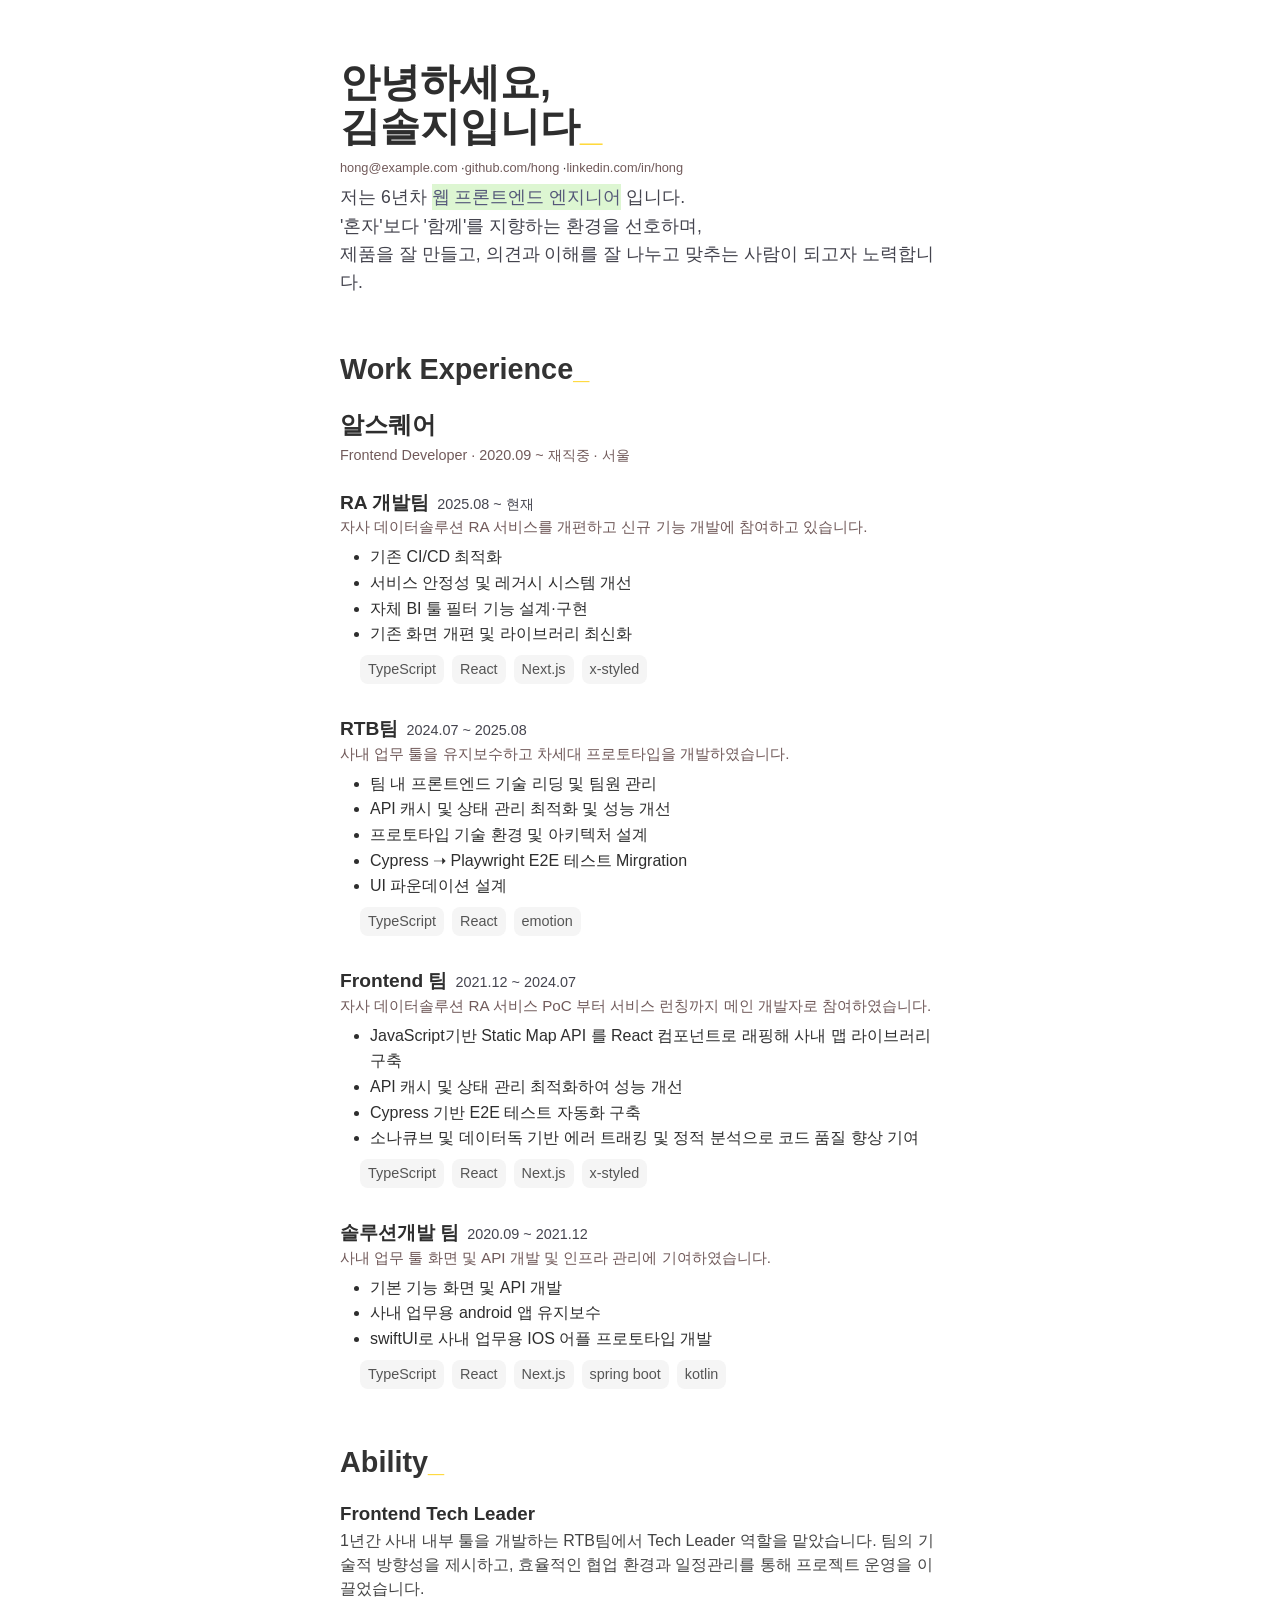
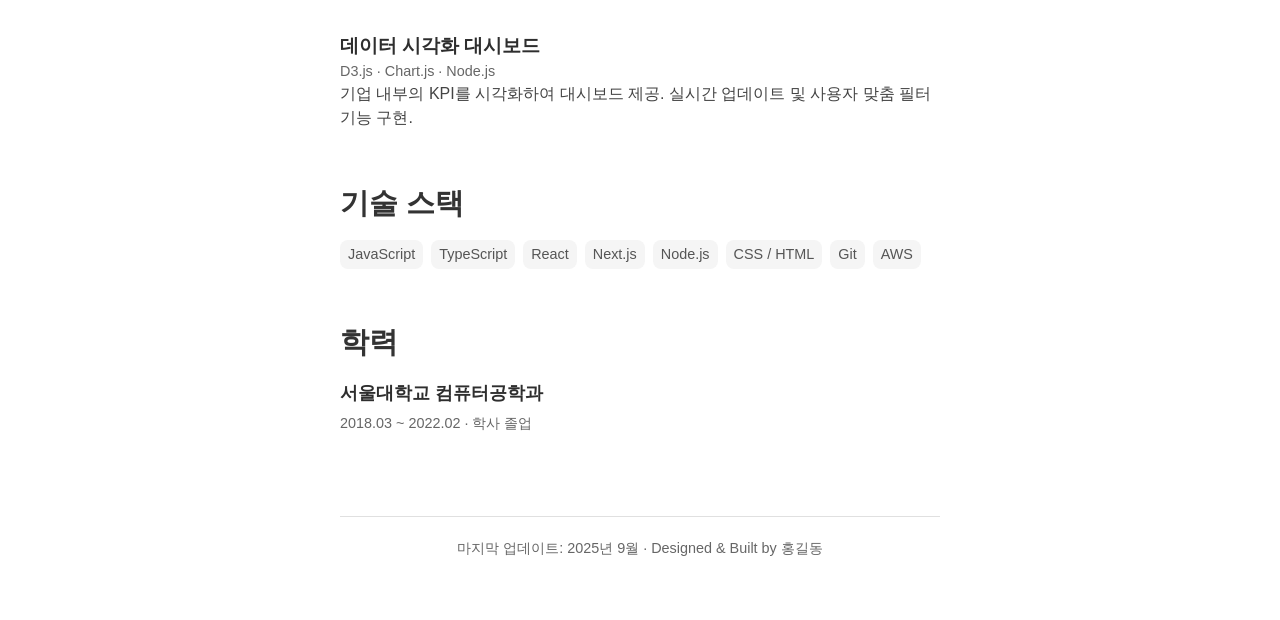
<file: index.html>
<!DOCTYPE html><!--BwWm4faURShqRaRUOhAHN--><html lang="en"><head><meta charSet="utf-8"/><meta name="viewport" content="width=device-width, initial-scale=1"/><link rel="stylesheet" href="./_next/static/css/674fd5fb8026219d.css" data-precedence="next"/><link rel="preload" as="script" fetchPriority="low" href="./_next/static/chunks/webpack-a5643a0857a769c8.js"/><script src="./_next/static/chunks/4bd1b696-c023c6e3521b1417.js" async=""></script><script src="./_next/static/chunks/255-fe5c522e6d28d73f.js" async=""></script><script src="./_next/static/chunks/main-app-33e40d5c00c86767.js" async=""></script><title>Create Next App</title><meta name="description" content="Generated by create next app"/><link rel="icon" href="/favicon.ico" type="image/x-icon" sizes="16x16"/><script src="./_next/static/chunks/polyfills-42372ed130431b0a.js" noModule=""></script></head><body><div hidden=""><!--$--><!--/$--></div><body><header><h1>안녕하세요,<br/>김솔지입니다<span class="primary-dash">_</span></h1><p class="contact"><a href="mailto:hong@example.com">hong@example.com</a> ·<a href="https://github.com/hong">github.com/hong</a> ·<a href="https://linkedin.com/in/hong">linkedin.com/in/hong</a></p><p class="description">저는 6년차 <span class="highlight">웹 프론트엔드 엔지니어</span> <!-- -->입니다.<br/>&#x27;혼자&#x27;보다 &#x27;함께&#x27;를 지향하는 환경을 선호하며,<br/> 제품을 잘 만들고, 의견과 이해를 잘 나누고 맞추는 사람이 되고자 노력합니다.</p></header><section id="experience"><h2>Work Experience<span class="primary-dash">_</span></h2><h3>알스퀘어<p class="info">Frontend Developer · 2020.09 ~ 재직중 · 서울</p></h3><div class="job-item"><h4>RA 개발팀<p class="info">2025.08 ~ 현재</p><p class="rule">자사 데이터솔루션 RA 서비스를 개편하고 신규 기능 개발에 참여하고 있습니다.</p></h4><div class="history"><ul><li>기존 CI/CD 최적화</li><li>서비스 안정성 및 레거시 시스템 개선</li><li>자체 BI 툴 필터 기능 설계·구현</li><li>기존 화면 개편 및 라이브러리 최신화</li></ul></div><div class="skills"><span>TypeScript</span><span>React</span><span>Next.js</span><span>x-styled</span></div></div><div class="job-item"><h4>RTB팀<p class="info">2024.07 ~ 2025.08</p><p class="rule">사내 업무 툴을 유지보수하고 차세대 프로토타입을 개발하였습니다.</p></h4><div class="history"><ul><li>팀 내 프론트엔드 기술 리딩 및 팀원 관리</li><li>API 캐시 및 상태 관리 최적화 및 성능 개선</li><li>프로토타입 기술 환경 및 아키텍처 설계</li><li>Cypress ➝ Playwright E2E 테스트 Mirgration</li><li>UI 파운데이션 설계</li></ul></div><div class="skills"><span>TypeScript</span><span>React</span><span>emotion</span></div></div><div class="job-item"><h4>Frontend 팀<p class="info">2021.12 ~ 2024.07</p><p class="rule">자사 데이터솔루션 RA 서비스 PoC 부터 서비스 런칭까지 메인 개발자로 참여하였습니다.</p></h4><div class="history"><ul><li>JavaScript기반 Static Map API 를 React 컴포넌트로 래핑해 사내 맵 라이브러리 구축</li><li>API 캐시 및 상태 관리 최적화하여 성능 개선</li><li>Cypress 기반 E2E 테스트 자동화 구축</li><li>소나큐브 및 데이터독 기반 에러 트래킹 및 정적 분석으로 코드 품질 향상 기여</li></ul></div><div class="skills"><span>TypeScript</span><span>React</span><span>Next.js</span><span>x-styled</span></div></div><div class="job-item"><h4>솔루션개발 팀<p class="info">2020.09 ~ 2021.12</p><p class="rule">사내 업무 툴 화면 및 API 개발 및 인프라 관리에 기여하였습니다.</p></h4><div class="history"><ul><li>기본 기능 화면 및 API 개발</li><li>사내 업무용 android 앱 유지보수</li><li>swiftUI로 사내 업무용 IOS 어플 프로토타입 개발</li></ul></div><div class="skills"><span>TypeScript</span><span>React</span><span>Next.js</span><span>spring boot</span><span>kotlin</span></div></div></section><section id="projects"><h2>Ability<span class="primary-dash">_</span></h2><div class="job-item"><h3>Frontend Tech Leader</h3><p>1년간 사내 내부 툴을 개발하는 RTB팀에서 Tech Leader 역할을 맡았습니다. 팀의 기술적 방향성을 제시하고, 효율적인 협업 환경과 일정관리를 통해 프로젝트 운영을 이끌었습니다.</p></div><div class="job-item"><h3>데이터 시각화 대시보드</h3><p class="info">D3.js · Chart.js · Node.js</p><p>기업 내부의 KPI를 시각화하여 대시보드 제공. 실시간 업데이트 및 사용자 맞춤 필터 기능 구현.</p></div></section><section id="skills"><h2>기술 스택</h2><div class="skills"><span>JavaScript</span><span>TypeScript</span><span>React</span><span>Next.js</span><span>Node.js</span><span>CSS / HTML</span><span>Git</span><span>AWS</span></div></section><section id="education"><h2>학력</h2><div class="education-item"><h3>서울대학교 컴퓨터공학과</h3><p class="info">2018.03 ~ 2022.02 · 학사 졸업</p></div></section><footer>마지막 업데이트: 2025년 9월 · Designed &amp; Built by 홍길동</footer></body><!--$--><!--/$--><script src="./_next/static/chunks/webpack-a5643a0857a769c8.js" id="_R_" async=""></script><script>(self.__next_f=self.__next_f||[]).push([0])</script><script>self.__next_f.push([1,"1:\"$Sreact.fragment\"\n2:I[9766,[],\"\"]\n3:I[8924,[],\"\"]\nd:I[7150,[],\"\"]\n:HL[\"./_next/static/css/674fd5fb8026219d.css\",\"style\"]\n"])</script><script>self.__next_f.push([1,"0:{\"P\":null,\"b\":\"BwWm4faURShqRaRUOhAHN\",\"p\":\".\",\"c\":[\"\",\"\"],\"i\":false,\"f\":[[[\"\",{\"children\":[\"__PAGE__\",{}]},\"$undefined\",\"$undefined\",true],[\"\",[\"$\",\"$1\",\"c\",{\"children\":[[[\"$\",\"link\",\"0\",{\"rel\":\"stylesheet\",\"href\":\"./_next/static/css/674fd5fb8026219d.css\",\"precedence\":\"next\",\"crossOrigin\":\"$undefined\",\"nonce\":\"$undefined\"}]],[\"$\",\"html\",null,{\"lang\":\"en\",\"children\":[\"$\",\"body\",null,{\"children\":[\"$\",\"$L2\",null,{\"parallelRouterKey\":\"children\",\"error\":\"$undefined\",\"errorStyles\":\"$undefined\",\"errorScripts\":\"$undefined\",\"template\":[\"$\",\"$L3\",null,{}],\"templateStyles\":\"$undefined\",\"templateScripts\":\"$undefined\",\"notFound\":[[[\"$\",\"title\",null,{\"children\":\"404: This page could not be found.\"}],[\"$\",\"div\",null,{\"style\":{\"fontFamily\":\"system-ui,\\\"Segoe UI\\\",Roboto,Helvetica,Arial,sans-serif,\\\"Apple Color Emoji\\\",\\\"Segoe UI Emoji\\\"\",\"height\":\"100vh\",\"textAlign\":\"center\",\"display\":\"flex\",\"flexDirection\":\"column\",\"alignItems\":\"center\",\"justifyContent\":\"center\"},\"children\":[\"$\",\"div\",null,{\"children\":[[\"$\",\"style\",null,{\"dangerouslySetInnerHTML\":{\"__html\":\"body{color:#000;background:#fff;margin:0}.next-error-h1{border-right:1px solid rgba(0,0,0,.3)}@media (prefers-color-scheme:dark){body{color:#fff;background:#000}.next-error-h1{border-right:1px solid rgba(255,255,255,.3)}}\"}}],[\"$\",\"h1\",null,{\"className\":\"next-error-h1\",\"style\":{\"display\":\"inline-block\",\"margin\":\"0 20px 0 0\",\"padding\":\"0 23px 0 0\",\"fontSize\":24,\"fontWeight\":500,\"verticalAlign\":\"top\",\"lineHeight\":\"49px\"},\"children\":404}],[\"$\",\"div\",null,{\"style\":{\"display\":\"inline-block\"},\"children\":[\"$\",\"h2\",null,{\"style\":{\"fontSize\":14,\"fontWeight\":400,\"lineHeight\":\"49px\",\"margin\":0},\"children\":\"This page could not be found.\"}]}]]}]}]],[]],\"forbidden\":\"$undefined\",\"unauthorized\":\"$undefined\"}]}]}]]}],{\"children\":[\"__PAGE__\",[\"$\",\"$1\",\"c\",{\"children\":[[\"$\",\"body\",null,{\"children\":[[\"$\",\"header\",null,{\"children\":[[\"$\",\"h1\",null,{\"children\":[\"안녕하세요,\",[\"$\",\"br\",null,{}],\"김솔지입니다\",[\"$\",\"span\",null,{\"className\":\"primary-dash\",\"children\":\"_\"}]]}],[\"$\",\"p\",null,{\"className\":\"contact\",\"children\":[[\"$\",\"a\",null,{\"href\":\"mailto:hong@example.com\",\"children\":\"hong@example.com\"}],\" ·\",[\"$\",\"a\",null,{\"href\":\"https://github.com/hong\",\"children\":\"github.com/hong\"}],\" ·\",[\"$\",\"a\",null,{\"href\":\"https://linkedin.com/in/hong\",\"children\":\"linkedin.com/in/hong\"}]]}],[\"$\",\"p\",null,{\"className\":\"description\",\"children\":[\"저는 6년차 \",[\"$\",\"span\",null,{\"className\":\"highlight\",\"children\":\"웹 프론트엔드 엔지니어\"}],\" \",\"입니다.\",[\"$\",\"br\",null,{}],\"'혼자'보다 '함께'를 지향하는 환경을 선호하며,\",[\"$\",\"br\",null,{}],\" 제품을 잘 만들고, 의견과 이해를 잘 나누고 맞추는 사람이 되고자 노력합니다.\"]}]]}],[\"$\",\"section\",null,{\"id\":\"experience\",\"children\":[[\"$\",\"h2\",null,{\"children\":[\"Work Experience\",[\"$\",\"span\",null,{\"className\":\"primary-dash\",\"children\":\"_\"}]]}],[\"$\",\"h3\",null,{\"children\":[\"알스퀘어\",[\"$\",\"p\",null,{\"className\":\"info\",\"children\":\"Frontend Developer · 2020.09 ~ 재직중 · 서울\"}]]}],[\"$\",\"div\",null,{\"className\":\"job-item\",\"children\":[[\"$\",\"h4\",null,{\"children\":[\"RA 개발팀\",[\"$\",\"p\",null,{\"className\":\"info\",\"children\":\"2025.08 ~ 현재\"}],[\"$\",\"p\",null,{\"className\":\"rule\",\"children\":\"자사 데이터솔루션 RA 서비스를 개편하고 신규 기능 개발에 참여하고 있습니다.\"}]]}],[\"$\",\"div\",null,{\"className\":\"history\",\"children\":[\"$\",\"ul\",null,{\"children\":[[\"$\",\"li\",null,{\"children\":\"기존 CI/CD 최적화\"}],[\"$\",\"li\",null,{\"children\":\"서비스 안정성 및 레거시 시스템 개선\"}],[\"$\",\"li\",null,{\"children\":\"자체 BI 툴 필터 기능 설계·구현\"}],[\"$\",\"li\",null,{\"children\":\"기존 화면 개편 및 라이브러리 최신화\"}]]}]}],[\"$\",\"div\",null,{\"className\":\"skills\",\"children\":[[\"$\",\"span\",null,{\"children\":\"TypeScript\"}],[\"$\",\"span\",null,{\"children\":\"React\"}],[\"$\",\"span\",null,{\"children\":\"Next.js\"}],[\"$\",\"span\",null,{\"children\":\"x-styled\"}]]}]]}],[\"$\",\"div\",null,{\"className\":\"job-item\",\"children\":[[\"$\",\"h4\",null,{\"children\":[\"RTB팀\",[\"$\",\"p\",null,{\"className\":\"info\",\"children\":\"2024.07 ~ 2025.08\"}],[\"$\",\"p\",null,{\"className\":\"rule\",\"children\":\"사내 업무 툴을 유지보수하고 차세대 프로토타입을 개발하였습니다.\"}]]}],[\"$\",\"div\",null,{\"className\":\"history\",\"children\":[\"$\",\"ul\",null,{\"children\":[[\"$\",\"li\",null,{\"children\":\"팀 내 프론트엔드 기술 리딩 및 팀원 관리\"}],[\"$\",\"li\",null,{\"children\":\"API 캐시 및 상태 관리 최적화 및 성능 개선\"}],[\"$\",\"li\",null,{\"children\":\"프로토타입 기술 환경 및 아키텍처 설계\"}],[\"$\",\"li\",null,{\"children\":\"Cypress ➝ Playwright E2E 테스트 Mirgration\"}],[\"$\",\"li\",null,{\"children\":\"UI 파운데이션 설계\"}]]}]}],[\"$\",\"div\",null,{\"className\":\"skills\",\"children\":[[\"$\",\"span\",null,{\"children\":\"TypeScript\"}],[\"$\",\"span\",null,{\"children\":\"React\"}],[\"$\",\"span\",null,{\"children\":\"emotion\"}]]}]]}],[\"$\",\"div\",null,{\"className\":\"job-item\",\"children\":[[\"$\",\"h4\",null,{\"children\":[\"Frontend 팀\",[\"$\",\"p\",null,{\"className\":\"info\",\"children\":\"2021.12 ~ 2024.07\"}],[\"$\",\"p\",null,{\"className\":\"rule\",\"children\":\"자사 데이터솔루션 RA 서비스 PoC 부터 서비스 런칭까지 메인 개발자로 참여하였습니다.\"}]]}],[\"$\",\"div\",null,{\"className\":\"history\",\"children\":[\"$\",\"ul\",null,{\"children\":[[\"$\",\"li\",null,{\"children\":\"JavaScript기반 Static Map API 를 React 컴포넌트로 래핑해 사내 맵 라이브러리 구축\"}],[\"$\",\"li\",null,{\"children\":\"API 캐시 및 상태 관리 최적화하여 성능 개선\"}],[\"$\",\"li\",null,{\"children\":\"Cypress 기반 E2E 테스트 자동화 구축\"}],\"$L4\"]}]}],\"$L5\"]}],\"$L6\"]}],\"$L7\",\"$L8\",\"$L9\",\"$La\"]}],null,\"$Lb\"]}],{},null,false]},null,false],\"$Lc\",false]],\"m\":\"$undefined\",\"G\":[\"$d\",[]],\"s\":false,\"S\":true}\n"])</script><script>self.__next_f.push([1,"e:I[4431,[],\"OutletBoundary\"]\n10:I[5278,[],\"AsyncMetadataOutlet\"]\n12:I[4431,[],\"ViewportBoundary\"]\n14:I[4431,[],\"MetadataBoundary\"]\n15:\"$Sreact.suspense\"\n4:[\"$\",\"li\",null,{\"children\":\"소나큐브 및 데이터독 기반 에러 트래킹 및 정적 분석으로 코드 품질 향상 기여\"}]\n5:[\"$\",\"div\",null,{\"className\":\"skills\",\"children\":[[\"$\",\"span\",null,{\"children\":\"TypeScript\"}],[\"$\",\"span\",null,{\"children\":\"React\"}],[\"$\",\"span\",null,{\"children\":\"Next.js\"}],[\"$\",\"span\",null,{\"children\":\"x-styled\"}]]}]\n"])</script><script>self.__next_f.push([1,"6:[\"$\",\"div\",null,{\"className\":\"job-item\",\"children\":[[\"$\",\"h4\",null,{\"children\":[\"솔루션개발 팀\",[\"$\",\"p\",null,{\"className\":\"info\",\"children\":\"2020.09 ~ 2021.12\"}],[\"$\",\"p\",null,{\"className\":\"rule\",\"children\":\"사내 업무 툴 화면 및 API 개발 및 인프라 관리에 기여하였습니다.\"}]]}],[\"$\",\"div\",null,{\"className\":\"history\",\"children\":[\"$\",\"ul\",null,{\"children\":[[\"$\",\"li\",null,{\"children\":\"기본 기능 화면 및 API 개발\"}],[\"$\",\"li\",null,{\"children\":\"사내 업무용 android 앱 유지보수\"}],[\"$\",\"li\",null,{\"children\":\"swiftUI로 사내 업무용 IOS 어플 프로토타입 개발\"}]]}]}],[\"$\",\"div\",null,{\"className\":\"skills\",\"children\":[[\"$\",\"span\",null,{\"children\":\"TypeScript\"}],[\"$\",\"span\",null,{\"children\":\"React\"}],[\"$\",\"span\",null,{\"children\":\"Next.js\"}],[\"$\",\"span\",null,{\"children\":\"spring boot\"}],[\"$\",\"span\",null,{\"children\":\"kotlin\"}]]}]]}]\n"])</script><script>self.__next_f.push([1,"7:[\"$\",\"section\",null,{\"id\":\"projects\",\"children\":[[\"$\",\"h2\",null,{\"children\":[\"Ability\",[\"$\",\"span\",null,{\"className\":\"primary-dash\",\"children\":\"_\"}]]}],[\"$\",\"div\",null,{\"className\":\"job-item\",\"children\":[[\"$\",\"h3\",null,{\"children\":\"Frontend Tech Leader\"}],[\"$\",\"p\",null,{\"children\":\"1년간 사내 내부 툴을 개발하는 RTB팀에서 Tech Leader 역할을 맡았습니다. 팀의 기술적 방향성을 제시하고, 효율적인 협업 환경과 일정관리를 통해 프로젝트 운영을 이끌었습니다.\"}]]}],[\"$\",\"div\",null,{\"className\":\"job-item\",\"children\":[[\"$\",\"h3\",null,{\"children\":\"데이터 시각화 대시보드\"}],[\"$\",\"p\",null,{\"className\":\"info\",\"children\":\"D3.js · Chart.js · Node.js\"}],[\"$\",\"p\",null,{\"children\":\"기업 내부의 KPI를 시각화하여 대시보드 제공. 실시간 업데이트 및 사용자 맞춤 필터 기능 구현.\"}]]}]]}]\n8:[\"$\",\"section\",null,{\"id\":\"skills\",\"children\":[[\"$\",\"h2\",null,{\"children\":\"기술 스택\"}],[\"$\",\"div\",null,{\"className\":\"skills\",\"children\":[[\"$\",\"span\",null,{\"children\":\"JavaScript\"}],[\"$\",\"span\",null,{\"children\":\"TypeScript\"}],[\"$\",\"span\",null,{\"children\":\"React\"}],[\"$\",\"span\",null,{\"children\":\"Next.js\"}],[\"$\",\"span\",null,{\"children\":\"Node.js\"}],[\"$\",\"span\",null,{\"children\":\"CSS / HTML\"}],[\"$\",\"span\",null,{\"children\":\"Git\"}],[\"$\",\"span\",null,{\"children\":\"AWS\"}]]}]]}]\n9:[\"$\",\"section\",null,{\"id\":\"education\",\"children\":[[\"$\",\"h2\",null,{\"children\":\"학력\"}],[\"$\",\"div\",null,{\"className\":\"education-item\",\"children\":[[\"$\",\"h3\",null,{\"children\":\"서울대학교 컴퓨터공학과\"}],[\"$\",\"p\",null,{\"className\":\"info\",\"children\":\"2018.03 ~ 2022.02 · 학사 졸업\"}]]}]]}]\na:[\"$\",\"footer\",null,{\"children\":\"마지막 업데이트: 2025년 9월 · Designed \u0026 Built by 홍길동\"}]\nb:[\"$\",\"$Le\",null,{\"children\":[\"$Lf\",[\"$\",\"$L10\",null,{\"promise\":\"$@11\"}]]}]\nc:[\"$\",\"$1\",\"h\",{\"children\":[null,[[\"$\",\"$L12\",null,{\"children\":\"$L13\"}],null],[\"$\",\"$L14\",null,{\"children\":[\"$\",\"div\",null,{\"hidden\":true,\"children\":[\"$\",\"$15\",null,{\"fallback\":null,\"children\":\"$L16\"}"])</script><script>self.__next_f.push([1,"]}]}]]}]\n"])</script><script>self.__next_f.push([1,"13:[[\"$\",\"meta\",\"0\",{\"charSet\":\"utf-8\"}],[\"$\",\"meta\",\"1\",{\"name\":\"viewport\",\"content\":\"width=device-width, initial-scale=1\"}]]\nf:null\n"])</script><script>self.__next_f.push([1,"17:I[622,[],\"IconMark\"]\n11:{\"metadata\":[[\"$\",\"title\",\"0\",{\"children\":\"Create Next App\"}],[\"$\",\"meta\",\"1\",{\"name\":\"description\",\"content\":\"Generated by create next app\"}],[\"$\",\"link\",\"2\",{\"rel\":\"icon\",\"href\":\"/favicon.ico\",\"type\":\"image/x-icon\",\"sizes\":\"16x16\"}],[\"$\",\"$L17\",\"3\",{}]],\"error\":null,\"digest\":\"$undefined\"}\n"])</script><script>self.__next_f.push([1,"16:\"$11:metadata\"\n"])</script></body></html>
</file>
<file: _next/static/css/674fd5fb8026219d.css>
*{margin:0;padding:0;box-sizing:border-box}html{font-family:-apple-system,BlinkMacSystemFont,Segoe UI,Roboto,Noto Sans KR,sans-serif;line-height:1.6;color:#2e2e2e}body{max-width:640px;margin:0 auto;padding:60px 20px}a{color:#007acc;text-decoration:none}a:hover{text-decoration:underline}header{text-align:center;margin-bottom:50px}header h1{font-size:2.5rem;font-weight:700;margin-bottom:10px;line-height:1.1;text-align:left}span.primary-dash{color:#ffd93d}span.highlight{color:#555879;padding:3px 0;background-color:#ddf6d2}header p.description{font-size:1.1rem;color:#44444e;text-align:left;margin-top:5px;margin-bottom:5px}header p.contact{text-align:left;font-size:.8rem;a{color:#715a5a}}section{margin-bottom:50px}section h2{font-size:1.8rem;font-weight:600;padding-bottom:4px;margin-bottom:10px;color:#333}.job-item{margin-bottom:30px}#experience h3{font-size:1.5rem;font-weight:600;margin-bottom:5px;.info{font-size:.9rem;color:#715a5a;font-weight:500;margin-bottom:20px}}.job-item h4{font-size:1.2rem;font-weight:600;margin-bottom:5px;.info{display:inline-block;font-size:.9rem;color:#44444e;margin-left:8px}.info,.rule{font-weight:400}.rule{line-height:1.2;font-size:.95rem;color:#715a5a}}#experience .job-item .history{margin-top:8px;margin-left:30px;margin-bottom:8px}#experience .job-item .skills{margin-left:20px}.job-item .info{font-size:.9rem;color:#666}.job-item p{font-size:1rem;color:#444;line-height:1.5}.skills{display:flex;flex-wrap:wrap;gap:8px}.skills span{background-color:#f5f5f5;color:#555;padding:3px 8px;font-size:.9rem;border-radius:8px}.education-item{margin-bottom:20px}.education-item h3{font-size:1.1rem;font-weight:600;margin-bottom:5px}.education-item .info,footer{font-size:.9rem;color:#666}footer{text-align:center;margin-top:80px;border-top:1px solid #e0e0e0;padding-top:20px}@media (max-width:480px){body{padding:40px 15px}header h1{font-size:2rem}section h2{font-size:1.3rem}}
</file>
